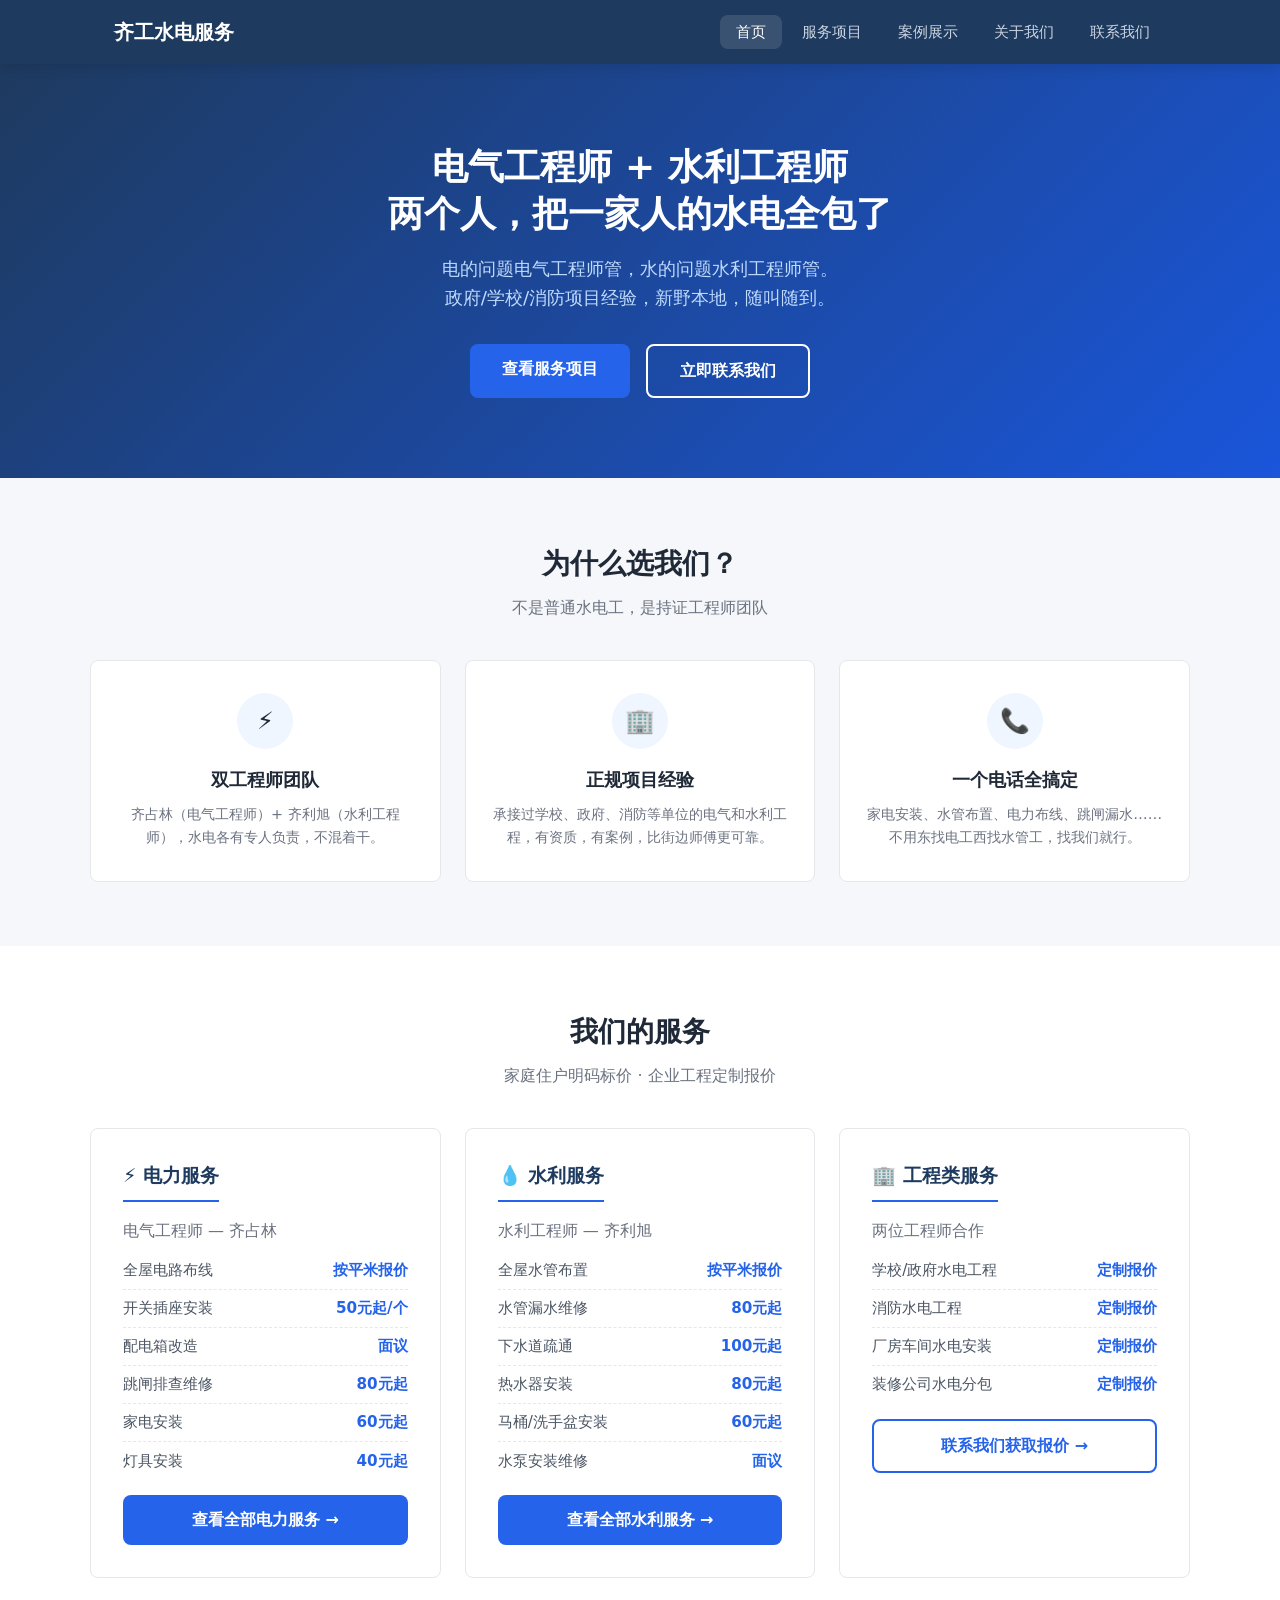
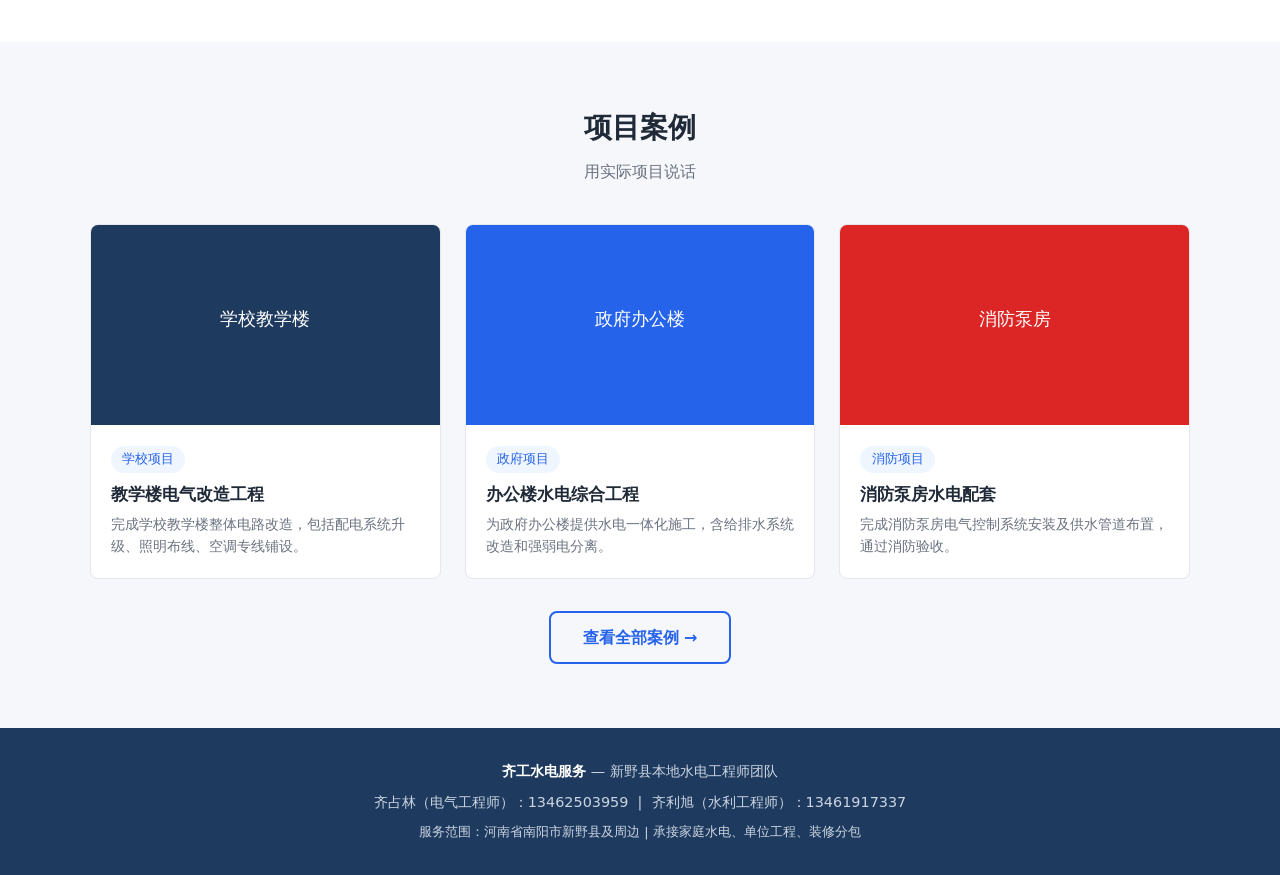
<file: index.html>
<!DOCTYPE html>
<html lang="zh-CN">
<head>
    <meta charset="UTF-8">
    <meta name="viewport" content="width=device-width, initial-scale=1.0">
    <meta name="description" content="新野齐工水电服务 — 电气工程师齐占林 + 水利工程师齐利旭，专业水电安装维修，承接家电安装、水管布置、电力安装，服务新野及周边。">
    <meta name="keywords" content="新野水电,新野电工,新野水管维修,新野水电安装,新野家电维修,齐工水电">
    <title>齐工水电服务 — 新野电气工程师+水利工程师，一站式水电服务</title>
    <link rel="stylesheet" href="css/style.css">
</head>
<body>

<nav class="navbar">
    <div class="container">
        <a href="index.html" class="nav-logo">齐工水电服务</a>
        <button class="hamburger" aria-label="菜单">&#9776;</button>
        <ul class="nav-links">
            <li><a href="index.html">首页</a></li>
            <li><a href="services.html">服务项目</a></li>
            <li><a href="cases.html">案例展示</a></li>
            <li><a href="about.html">关于我们</a></li>
            <li><a href="contact.html">联系我们</a></li>
        </ul>
    </div>
</nav>

<section class="hero">
    <div class="container">
        <h1>电气工程师 + 水利工程师<br>两个人，把一家人的水电全包了</h1>
        <p class="subtitle">电的问题电气工程师管，水的问题水利工程师管。<br>政府/学校/消防项目经验，新野本地，随叫随到。</p>
        <div class="hero-buttons">
            <a href="services.html" class="btn btn-primary">查看服务项目</a>
            <a href="contact.html" class="btn btn-outline">立即联系我们</a>
        </div>
    </div>
</section>

<section class="section">
    <div class="container">
        <h2 class="section-title">为什么选我们？</h2>
        <p class="section-subtitle">不是普通水电工，是持证工程师团队</p>
        <div class="features">
            <div class="feature-card">
                <div class="feature-icon">&#9889;</div>
                <h3>双工程师团队</h3>
                <p>齐占林（电气工程师）+ 齐利旭（水利工程师），水电各有专人负责，不混着干。</p>
            </div>
            <div class="feature-card">
                <div class="feature-icon">&#127970;</div>
                <h3>正规项目经验</h3>
                <p>承接过学校、政府、消防等单位的电气和水利工程，有资质，有案例，比街边师傅更可靠。</p>
            </div>
            <div class="feature-card">
                <div class="feature-icon">&#128222;</div>
                <h3>一个电话全搞定</h3>
                <p>家电安装、水管布置、电力布线、跳闸漏水……不用东找电工西找水管工，找我们就行。</p>
            </div>
        </div>
    </div>
</section>

<section class="section" style="background-color: #fff;">
    <div class="container">
        <h2 class="section-title">我们的服务</h2>
        <p class="section-subtitle">家庭住户明码标价 · 企业工程定制报价</p>
        <div class="service-grid">
            <div class="service-card">
                <h3>&#9889; 电力服务</h3>
                <p style="color: var(--color-text-muted); margin-bottom: 0.5rem;">电气工程师 — 齐占林</p>
                <ul class="service-list">
                    <li>全屋电路布线 <span class="price">按平米报价</span></li>
                    <li>开关插座安装 <span class="price">50元起/个</span></li>
                    <li>配电箱改造 <span class="price">面议</span></li>
                    <li>跳闸排查维修 <span class="price">80元起</span></li>
                    <li>家电安装 <span class="price">60元起</span></li>
                    <li>灯具安装 <span class="price">40元起</span></li>
                </ul>
                <a href="services.html" class="btn btn-primary" style="width:100%;">查看全部电力服务 &rarr;</a>
            </div>
            <div class="service-card">
                <h3>&#128167; 水利服务</h3>
                <p style="color: var(--color-text-muted); margin-bottom: 0.5rem;">水利工程师 — 齐利旭</p>
                <ul class="service-list">
                    <li>全屋水管布置 <span class="price">按平米报价</span></li>
                    <li>水管漏水维修 <span class="price">80元起</span></li>
                    <li>下水道疏通 <span class="price">100元起</span></li>
                    <li>热水器安装 <span class="price">80元起</span></li>
                    <li>马桶/洗手盆安装 <span class="price">60元起</span></li>
                    <li>水泵安装维修 <span class="price">面议</span></li>
                </ul>
                <a href="services.html" class="btn btn-primary" style="width:100%;">查看全部水利服务 &rarr;</a>
            </div>
            <div class="service-card">
                <h3>&#127970; 工程类服务</h3>
                <p style="color: var(--color-text-muted); margin-bottom: 0.5rem;">两位工程师合作</p>
                <ul class="service-list">
                    <li>学校/政府水电工程 <span class="price">定制报价</span></li>
                    <li>消防水电工程 <span class="price">定制报价</span></li>
                    <li>厂房车间水电安装 <span class="price">定制报价</span></li>
                    <li>装修公司水电分包 <span class="price">定制报价</span></li>
                </ul>
                <a href="contact.html" class="btn btn-outline" style="width:100%; color: var(--color-accent); border-color: var(--color-accent);">联系我们获取报价 &rarr;</a>
            </div>
        </div>
    </div>
</section>

<section class="section">
    <div class="container">
        <h2 class="section-title">项目案例</h2>
        <p class="section-subtitle">用实际项目说话</p>
        <div class="case-grid">
            <div class="case-card">
                <div class="case-img"><img src="data:image/svg+xml,%3Csvg xmlns='http://www.w3.org/2000/svg' width='400' height='200'%3E%3Crect fill='%231e3a5f' width='400' height='200'/%3E%3Ctext fill='%23ffffff' font-family='Microsoft YaHei' font-size='18' text-anchor='middle' x='200' y='100'%3E学校教学楼%3C/text%3E%3C/svg%3E" alt="学校项目"></div>
                <div class="case-body">
                    <span class="case-tag">学校项目</span>
                    <h4>教学楼电气改造工程</h4>
                    <p>完成学校教学楼整体电路改造，包括配电系统升级、照明布线、空调专线铺设。</p>
                </div>
            </div>
            <div class="case-card">
                <div class="case-img"><img src="data:image/svg+xml,%3Csvg xmlns='http://www.w3.org/2000/svg' width='400' height='200'%3E%3Crect fill='%232563eb' width='400' height='200'/%3E%3Ctext fill='%23ffffff' font-family='Microsoft YaHei' font-size='18' text-anchor='middle' x='200' y='100'%3E政府办公楼%3C/text%3E%3C/svg%3E" alt="政府项目"></div>
                <div class="case-body">
                    <span class="case-tag">政府项目</span>
                    <h4>办公楼水电综合工程</h4>
                    <p>为政府办公楼提供水电一体化施工，含给排水系统改造和强弱电分离。</p>
                </div>
            </div>
            <div class="case-card">
                <div class="case-img"><img src="data:image/svg+xml,%3Csvg xmlns='http://www.w3.org/2000/svg' width='400' height='200'%3E%3Crect fill='%23dc2626' width='400' height='200'/%3E%3Ctext fill='%23ffffff' font-family='Microsoft YaHei' font-size='18' text-anchor='middle' x='200' y='100'%3E消防泵房%3C/text%3E%3C/svg%3E" alt="消防项目"></div>
                <div class="case-body">
                    <span class="case-tag">消防项目</span>
                    <h4>消防泵房水电配套</h4>
                    <p>完成消防泵房电气控制系统安装及供水管道布置，通过消防验收。</p>
                </div>
            </div>
        </div>
        <div style="text-align:center; margin-top: 2rem;">
            <a href="cases.html" class="btn btn-outline" style="color: var(--color-accent); border-color: var(--color-accent);">查看全部案例 &rarr;</a>
        </div>
    </div>
</section>

<footer class="footer">
    <div class="container">
        <p><strong>齐工水电服务</strong> — 新野县本地水电工程师团队</p>
        <p style="margin-top: 0.5rem;">齐占林（电气工程师）：13462503959 &nbsp;|&nbsp; 齐利旭（水利工程师）：13461917337</p>
        <p style="margin-top: 0.5rem; font-size: 0.8rem;">服务范围：河南省南阳市新野县及周边 | 承接家庭水电、单位工程、装修分包</p>
    </div>
</footer>

<script src="js/main.js"></script>
</body>
</html>
</file>
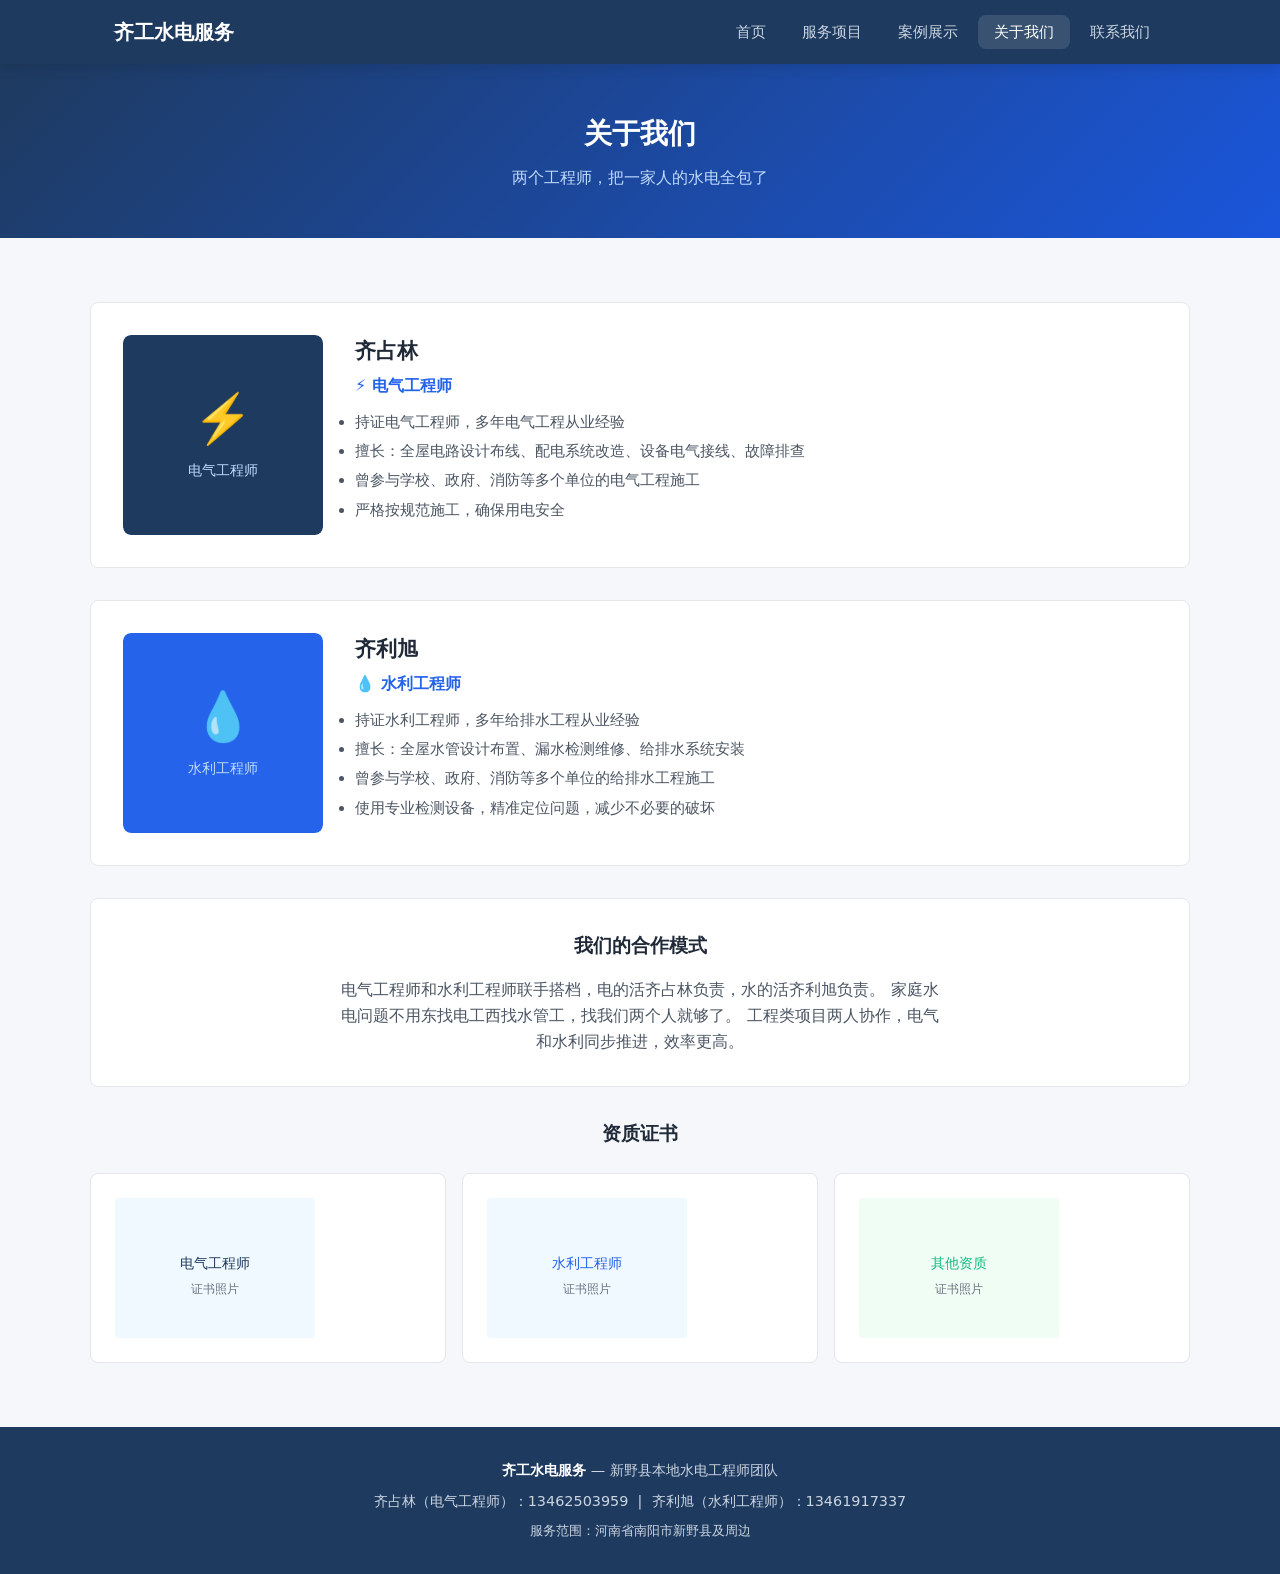
<file: about.html>
<!DOCTYPE html>
<html lang="zh-CN">
<head>
    <meta charset="UTF-8">
    <meta name="viewport" content="width=device-width, initial-scale=1.0">
    <meta name="description" content="齐占林（电气工程师）+ 齐利旭（水利工程师），新野本地双工程师水电团队，持证上岗，承接学校、政府、消防项目。">
    <title>关于我们 — 齐工水电服务</title>
    <link rel="stylesheet" href="css/style.css">
</head>
<body>

<nav class="navbar">
    <div class="container">
        <a href="index.html" class="nav-logo">齐工水电服务</a>
        <button class="hamburger" aria-label="菜单">&#9776;</button>
        <ul class="nav-links">
            <li><a href="index.html">首页</a></li>
            <li><a href="services.html">服务项目</a></li>
            <li><a href="cases.html">案例展示</a></li>
            <li><a href="about.html">关于我们</a></li>
            <li><a href="contact.html">联系我们</a></li>
        </ul>
    </div>
</nav>

<div class="page-banner">
    <h2>关于我们</h2>
    <p style="color: #bfdbfe; margin-top: 0.5rem;">两个工程师，把一家人的水电全包了</p>
</div>

<section class="section">
    <div class="container">

        <div class="about-person">
            <div class="person-avatar"><img src="data:image/svg+xml,%3Csvg xmlns='http://www.w3.org/2000/svg' width='200' height='200'%3E%3Crect fill='%231e3a5f' width='200' height='200' rx='8'/%3E%3Ctext fill='%23ffffff' font-family='Microsoft YaHei' font-size='48' text-anchor='middle' x='100' y='100'%3E⚡%3C/text%3E%3Ctext fill='%23bfdbfe' font-family='Microsoft YaHei' font-size='14' text-anchor='middle' x='100' y='140'%3E电气工程师%3C/text%3E%3C/svg%3E" alt="齐占林"></div>
            <div class="person-info">
                <h3>齐占林</h3>
                <p class="person-title">&#9889; 电气工程师</p>
                <ul class="person-desc">
                    <li>持证电气工程师，多年电气工程从业经验</li>
                    <li>擅长：全屋电路设计布线、配电系统改造、设备电气接线、故障排查</li>
                    <li>曾参与学校、政府、消防等多个单位的电气工程施工</li>
                    <li>严格按规范施工，确保用电安全</li>
                </ul>
            </div>
        </div>

        <div class="about-person">
            <div class="person-avatar"><img src="data:image/svg+xml,%3Csvg xmlns='http://www.w3.org/2000/svg' width='200' height='200'%3E%3Crect fill='%232563eb' width='200' height='200' rx='8'/%3E%3Ctext fill='%23ffffff' font-family='Microsoft YaHei' font-size='48' text-anchor='middle' x='100' y='100'%3E💧%3C/text%3E%3Ctext fill='%23bfdbfe' font-family='Microsoft YaHei' font-size='14' text-anchor='middle' x='100' y='140'%3E水利工程师%3C/text%3E%3C/svg%3E" alt="齐利旭"></div>
            <div class="person-info">
                <h3>齐利旭</h3>
                <p class="person-title">&#128167; 水利工程师</p>
                <ul class="person-desc">
                    <li>持证水利工程师，多年给排水工程从业经验</li>
                    <li>擅长：全屋水管设计布置、漏水检测维修、给排水系统安装</li>
                    <li>曾参与学校、政府、消防等多个单位的给排水工程施工</li>
                    <li>使用专业检测设备，精准定位问题，减少不必要的破坏</li>
                </ul>
            </div>
        </div>

        <div style="background: var(--color-white); border: 1px solid var(--color-border); border-radius: var(--radius); padding: 2rem; text-align: center; margin-bottom: 2rem;">
            <h3 style="margin-bottom: 1rem;">我们的合作模式</h3>
            <p style="color: var(--color-text-light); max-width: 600px; margin: 0 auto;">
                电气工程师和水利工程师联手搭档，电的活齐占林负责，水的活齐利旭负责。
                家庭水电问题不用东找电工西找水管工，找我们两个人就够了。
                工程类项目两人协作，电气和水利同步推进，效率更高。
            </p>
        </div>

        <h3 style="text-align:center; margin-bottom: 1.5rem;">资质证书</h3>
        <div class="cert-grid">
            <div class="cert-item">
                <p style="color: var(--color-text-muted);"><img src="data:image/svg+xml,%3Csvg xmlns='http://www.w3.org/2000/svg' width='200' height='140'%3E%3Crect fill='%23f0f9ff' width='200' height='140' rx='4'/%3E%3Ctext fill='%231e3a5f' font-family='Microsoft YaHei' font-size='14' text-anchor='middle' x='100' y='70'%3E电气工程师%3C/text%3E%3Ctext fill='%236b7280' font-family='Microsoft YaHei' font-size='12' text-anchor='middle' x='100' y='95'%3E证书照片%3C/text%3E%3C/svg%3E" alt="电气工程师证书"></p>
            </div>
            <div class="cert-item">
                <p style="color: var(--color-text-muted);"><img src="data:image/svg+xml,%3Csvg xmlns='http://www.w3.org/2000/svg' width='200' height='140'%3E%3Crect fill='%23f0f9ff' width='200' height='140' rx='4'/%3E%3Ctext fill='%232563eb' font-family='Microsoft YaHei' font-size='14' text-anchor='middle' x='100' y='70'%3E水利工程师%3C/text%3E%3Ctext fill='%236b7280' font-family='Microsoft YaHei' font-size='12' text-anchor='middle' x='100' y='95'%3E证书照片%3C/text%3E%3C/svg%3E" alt="水利工程师证书"></p>
            </div>
            <div class="cert-item">
                <p style="color: var(--color-text-muted);"><img src="data:image/svg+xml,%3Csvg xmlns='http://www.w3.org/2000/svg' width='200' height='140'%3E%3Crect fill='%23f0fdf4' width='200' height='140' rx='4'/%3E%3Ctext fill='%2310b981' font-family='Microsoft YaHei' font-size='14' text-anchor='middle' x='100' y='70'%3E其他资质%3C/text%3E%3Ctext fill='%236b7280' font-family='Microsoft YaHei' font-size='12' text-anchor='middle' x='100' y='95'%3E证书照片%3C/text%3E%3C/svg%3E" alt="其他资质证书"></p>
            </div>
        </div>

    </div>
</section>

<footer class="footer">
    <div class="container">
        <p><strong>齐工水电服务</strong> — 新野县本地水电工程师团队</p>
        <p style="margin-top: 0.5rem;">齐占林（电气工程师）：13462503959 &nbsp;|&nbsp; 齐利旭（水利工程师）：13461917337</p>
        <p style="margin-top: 0.5rem; font-size: 0.8rem;">服务范围：河南省南阳市新野县及周边</p>
    </div>
</footer>

<script src="js/main.js"></script>
</body>
</html>
</file>
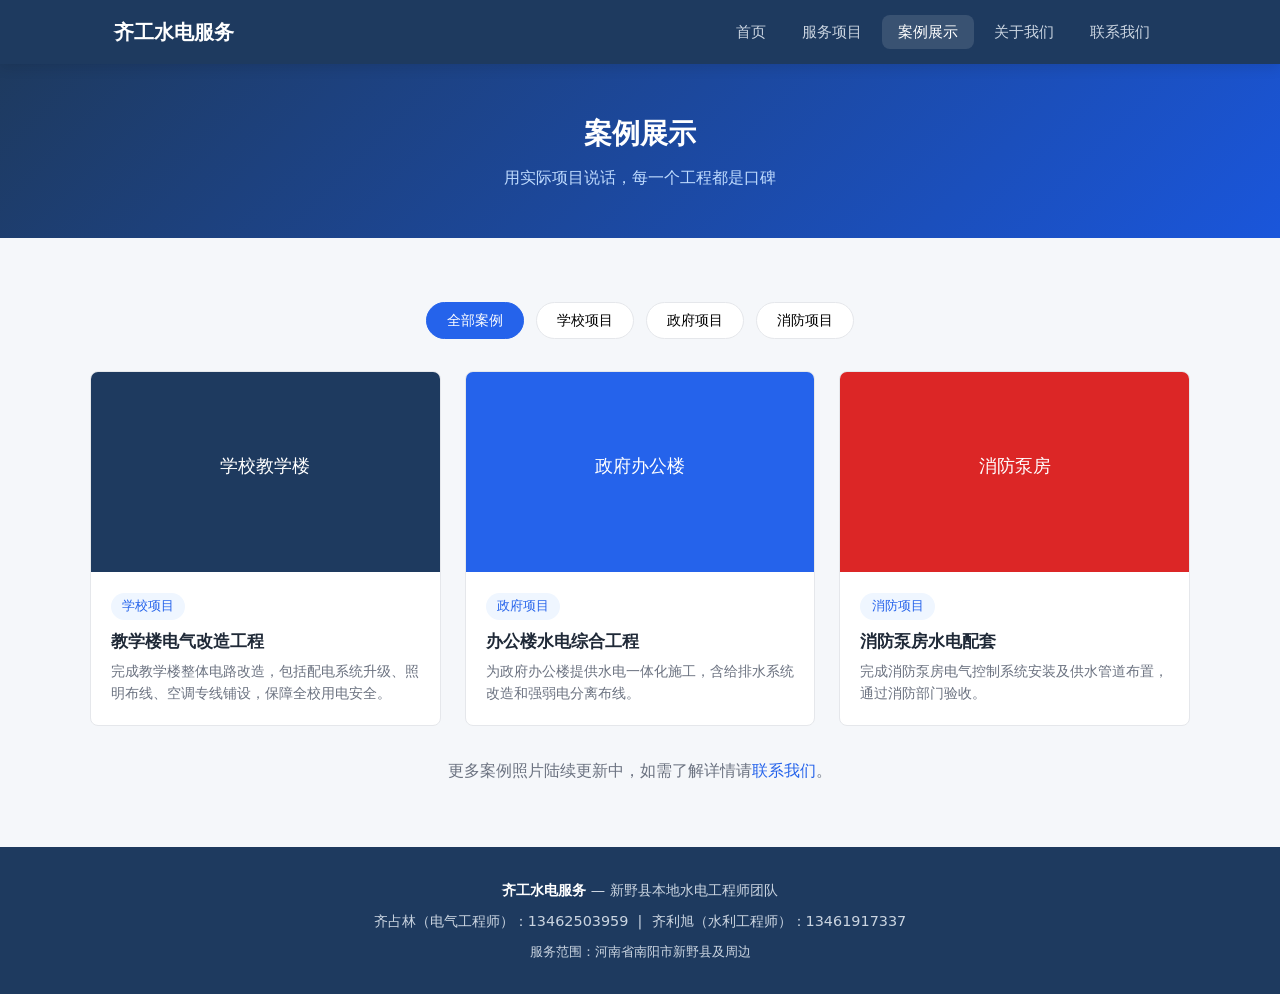
<file: cases.html>
<!DOCTYPE html>
<html lang="zh-CN">
<head>
    <meta charset="UTF-8">
    <meta name="viewport" content="width=device-width, initial-scale=1.0">
    <meta name="description" content="齐工水电服务案例 — 学校、政府、消防等水电工程案例展示。">
    <title>案例展示 — 齐工水电服务</title>
    <link rel="stylesheet" href="css/style.css">
</head>
<body>

<nav class="navbar">
    <div class="container">
        <a href="index.html" class="nav-logo">齐工水电服务</a>
        <button class="hamburger" aria-label="菜单">&#9776;</button>
        <ul class="nav-links">
            <li><a href="index.html">首页</a></li>
            <li><a href="services.html">服务项目</a></li>
            <li><a href="cases.html">案例展示</a></li>
            <li><a href="about.html">关于我们</a></li>
            <li><a href="contact.html">联系我们</a></li>
        </ul>
    </div>
</nav>

<div class="page-banner">
    <h2>案例展示</h2>
    <p style="color: #bfdbfe; margin-top: 0.5rem;">用实际项目说话，每一个工程都是口碑</p>
</div>

<section class="section">
    <div class="container">

        <div class="case-filters">
            <button class="case-filter active" onclick="filterCases('all')">全部案例</button>
            <button class="case-filter" onclick="filterCases('school')">学校项目</button>
            <button class="case-filter" onclick="filterCases('government')">政府项目</button>
            <button class="case-filter" onclick="filterCases('fire')">消防项目</button>
        </div>

        <div class="case-grid" id="caseGrid">
            <div class="case-card" data-type="school">
                <div class="case-img"><img src="data:image/svg+xml,%3Csvg xmlns='http://www.w3.org/2000/svg' width='400' height='200'%3E%3Crect fill='%231e3a5f' width='400' height='200'/%3E%3Ctext fill='%23ffffff' font-family='Microsoft YaHei' font-size='18' text-anchor='middle' x='200' y='100'%3E学校教学楼%3C/text%3E%3C/svg%3E" alt="学校项目"></div>
                <div class="case-body">
                    <span class="case-tag">学校项目</span>
                    <h4>教学楼电气改造工程</h4>
                    <p>完成教学楼整体电路改造，包括配电系统升级、照明布线、空调专线铺设，保障全校用电安全。</p>
                </div>
            </div>
            <div class="case-card" data-type="government">
                <div class="case-img"><img src="data:image/svg+xml,%3Csvg xmlns='http://www.w3.org/2000/svg' width='400' height='200'%3E%3Crect fill='%232563eb' width='400' height='200'/%3E%3Ctext fill='%23ffffff' font-family='Microsoft YaHei' font-size='18' text-anchor='middle' x='200' y='100'%3E政府办公楼%3C/text%3E%3C/svg%3E" alt="政府项目"></div>
                <div class="case-body">
                    <span class="case-tag">政府项目</span>
                    <h4>办公楼水电综合工程</h4>
                    <p>为政府办公楼提供水电一体化施工，含给排水系统改造和强弱电分离布线。</p>
                </div>
            </div>
            <div class="case-card" data-type="fire">
                <div class="case-img"><img src="data:image/svg+xml,%3Csvg xmlns='http://www.w3.org/2000/svg' width='400' height='200'%3E%3Crect fill='%23dc2626' width='400' height='200'/%3E%3Ctext fill='%23ffffff' font-family='Microsoft YaHei' font-size='18' text-anchor='middle' x='200' y='100'%3E消防泵房%3C/text%3E%3C/svg%3E" alt="消防项目"></div>
                <div class="case-body">
                    <span class="case-tag">消防项目</span>
                    <h4>消防泵房水电配套</h4>
                    <p>完成消防泵房电气控制系统安装及供水管道布置，通过消防部门验收。</p>
                </div>
            </div>
        </div>

        <p style="text-align:center; color: var(--color-text-muted); margin-top: 2rem;">
            更多案例照片陆续更新中，如需了解详情请<a href="contact.html">联系我们</a>。
        </p>
    </div>
</section>

<footer class="footer">
    <div class="container">
        <p><strong>齐工水电服务</strong> — 新野县本地水电工程师团队</p>
        <p style="margin-top: 0.5rem;">齐占林（电气工程师）：13462503959 &nbsp;|&nbsp; 齐利旭（水利工程师）：13461917337</p>
        <p style="margin-top: 0.5rem; font-size: 0.8rem;">服务范围：河南省南阳市新野县及周边</p>
    </div>
</footer>

<script>
function filterCases(type) {
    document.querySelectorAll('.case-filter').forEach(function(btn) {
        btn.classList.remove('active');
    });
    event.target.classList.add('active');

    document.querySelectorAll('#caseGrid .case-card').forEach(function(card) {
        if (type === 'all' || card.getAttribute('data-type') === type) {
            card.style.display = '';
        } else {
            card.style.display = 'none';
        }
    });
}
</script>
<script src="js/main.js"></script>
</body>
</html>
</file>
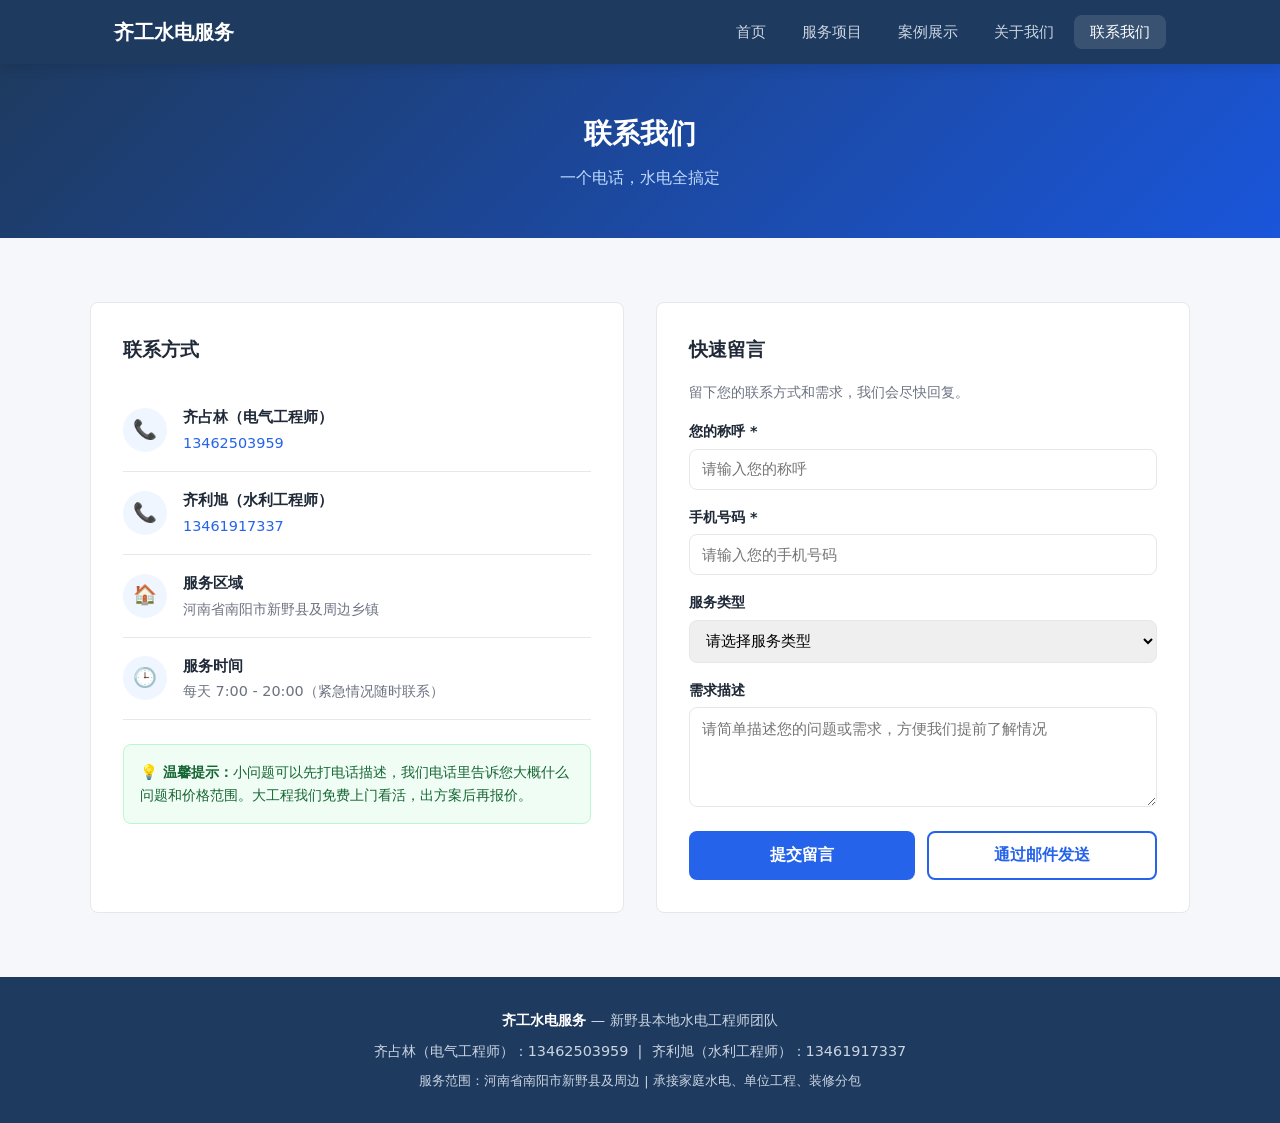
<file: contact.html>
<!DOCTYPE html>
<html lang="zh-CN">
<head>
    <meta charset="UTF-8">
    <meta name="viewport" content="width=device-width, initial-scale=1.0">
    <meta name="description" content="联系齐工水电服务 — 齐占林13462503959，齐利旭13461917337，新野县水电安装维修，免费上门看活报价。">
    <title>联系我们 — 齐工水电服务</title>
    <link rel="stylesheet" href="css/style.css">
</head>
<body>

<nav class="navbar">
    <div class="container">
        <a href="index.html" class="nav-logo">齐工水电服务</a>
        <button class="hamburger" aria-label="菜单">&#9776;</button>
        <ul class="nav-links">
            <li><a href="index.html">首页</a></li>
            <li><a href="services.html">服务项目</a></li>
            <li><a href="cases.html">案例展示</a></li>
            <li><a href="about.html">关于我们</a></li>
            <li><a href="contact.html">联系我们</a></li>
        </ul>
    </div>
</nav>

<div class="page-banner">
    <h2>联系我们</h2>
    <p style="color: #bfdbfe; margin-top: 0.5rem;">一个电话，水电全搞定</p>
</div>

<section class="section">
    <div class="container">
        <div class="contact-grid">

            <div class="contact-info">
                <h3 style="margin-bottom: 1.5rem;">联系方式</h3>

                <div class="contact-item">
                    <div class="contact-icon">&#128222;</div>
                    <div class="contact-text">
                        <h4>齐占林（电气工程师）</h4>
                        <p><a href="tel:13462503959">13462503959</a></p>
                    </div>
                </div>

                <div class="contact-item">
                    <div class="contact-icon">&#128222;</div>
                    <div class="contact-text">
                        <h4>齐利旭（水利工程师）</h4>
                        <p><a href="tel:13461917337">13461917337</a></p>
                    </div>
                </div>

                <div class="contact-item">
                    <div class="contact-icon">&#127968;</div>
                    <div class="contact-text">
                        <h4>服务区域</h4>
                        <p>河南省南阳市新野县及周边乡镇</p>
                    </div>
                </div>

                <div class="contact-item">
                    <div class="contact-icon">&#128338;</div>
                    <div class="contact-text">
                        <h4>服务时间</h4>
                        <p>每天 7:00 - 20:00（紧急情况随时联系）</p>
                    </div>
                </div>

                <div style="margin-top: 1.5rem; padding: 1rem; background-color: #f0fdf4; border-radius: var(--radius); border: 1px solid #bbf7d0;">
                    <p style="color: #166534; font-size: 0.9rem;">
                        <strong>&#128161; 温馨提示：</strong>小问题可以先打电话描述，我们电话里告诉您大概什么问题和价格范围。大工程我们免费上门看活，出方案后再报价。
                    </p>
                </div>
            </div>

            <div class="contact-form">
                <h3 style="margin-bottom: 1rem;">快速留言</h3>
                <p style="color: var(--color-text-muted); margin-bottom: 1rem; font-size: 0.9rem;">留下您的联系方式和需求，我们会尽快回复。</p>
                <form id="contactForm">
                    <div class="form-group">
                        <label for="name">您的称呼 *</label>
                        <input type="text" id="name" name="name" required placeholder="请输入您的称呼">
                    </div>
                    <div class="form-group">
                        <label for="phone">手机号码 *</label>
                        <input type="tel" id="phone" name="phone" required placeholder="请输入您的手机号码">
                    </div>
                    <div class="form-group">
                        <label for="type">服务类型</label>
                        <select id="type" name="type">
                            <option value="">请选择服务类型</option>
                            <option value="电力服务">电力服务（电路、家电、开关等）</option>
                            <option value="水利服务">水利服务（水管、漏水、疏通等）</option>
                            <option value="工程服务">工程类服务（单位/厂房水电工程）</option>
                            <option value="其他咨询">其他咨询</option>
                        </select>
                    </div>
                    <div class="form-group">
                        <label for="message">需求描述</label>
                        <textarea id="message" name="message" placeholder="请简单描述您的问题或需求，方便我们提前了解情况"></textarea>
                    </div>
                    <div style="display: flex; gap: 0.75rem;">
                        <button type="submit" class="btn btn-primary" style="flex:1;">提交留言</button>
                        <button type="button" id="btnMailto" class="btn btn-outline" style="flex:1; color: var(--color-accent); border-color: var(--color-accent); display:none;">通过邮件发送</button>
                    </div>
                </form>
                <p id="formMsg" style="margin-top: 0.75rem; font-size: 0.9rem; display: none;"></p>
            </div>

        </div>
    </div>
</section>

<footer class="footer">
    <div class="container">
        <p><strong>齐工水电服务</strong> — 新野县本地水电工程师团队</p>
        <p style="margin-top: 0.5rem;">齐占林（电气工程师）：13462503959 &nbsp;|&nbsp; 齐利旭（水利工程师）：13461917337</p>
        <p style="margin-top: 0.5rem; font-size: 0.8rem;">服务范围：河南省南阳市新野县及周边 | 承接家庭水电、单位工程、装修分包</p>
    </div>
</footer>

<script>
/* 双模式留言表单：
   模式1（线上 github.io）：通过 Formspree 发送到邮箱
   模式2（本地开发）：通过 mailto 链接打开系统邮件客户端 */

var IS_ONLINE = window.location.hostname.indexOf('github.io') !== -1;
var FORMSPREE_ID = 'mldjddrn';    // Formspree 表单ID（上线后替换为真实ID）
var EMAIL_TO = '18303825778@163.com';

var form = document.getElementById('contactForm');
var btnMailto = document.getElementById('btnMailto');

// 本地模式：显示邮件按钮
if (!IS_ONLINE) {
    btnMailto.style.display = '';
    btnMailto.addEventListener('click', function() {
        var name = document.getElementById('name').value || '未填';
        var phone = document.getElementById('phone').value || '未填';
        var type = document.getElementById('type').value || '未选择';
        var msg = document.getElementById('message').value || '未填';
        var subject = '【齐工水电】' + (type || '新留言') + ' - ' + name;
        var body = '称呼：' + name + '\n'
                 + '电话：' + phone + '\n'
                 + '服务类型：' + type + '\n'
                 + '需求描述：' + msg + '\n';
        window.location.href = 'mailto:' + EMAIL_TO
            + '?subject=' + encodeURIComponent(subject)
            + '&body=' + encodeURIComponent(body);
    });
}

form.addEventListener('submit', function(e) {
    e.preventDefault();
    var btn = form.querySelector('button[type="submit"]');
    var msg = document.getElementById('formMsg');

    if (!IS_ONLINE) {
        // 本地模式：提示用邮件按钮
        msg.style.display = 'block';
        msg.style.color = '#2563eb';
        msg.textContent = '本地模式：请点击下方"通过邮件发送"按钮，或直接拨打电话联系。';
        return;
    }

    // 线上模式：通过 Formspree 发送
    btn.disabled = true;
    btn.textContent = '提交中...';
    msg.style.display = 'none';

    var data = new FormData(form);
    fetch('https://formspree.io/f/' + FORMSPREE_ID, {
        method: 'POST',
        body: data,
        headers: { 'Accept': 'application/json' }
    }).then(function(response) {
        if (response.ok) {
            msg.style.display = 'block';
            msg.style.color = '#166534';
            msg.textContent = '留言已发送成功，我们会尽快联系您！';
            form.reset();
        } else {
            throw new Error('提交失败');
        }
    }).catch(function() {
        msg.style.display = 'block';
        msg.style.color = '#dc2626';
        msg.textContent = '提交失败，请直接拨打电话联系：齐占林 13462503959 / 齐利旭 13461917337';
    }).finally(function() {
        btn.disabled = false;
        btn.textContent = '提交留言';
    });
});
</script>
<script src="js/main.js"></script>
</body>
</html>
</file>
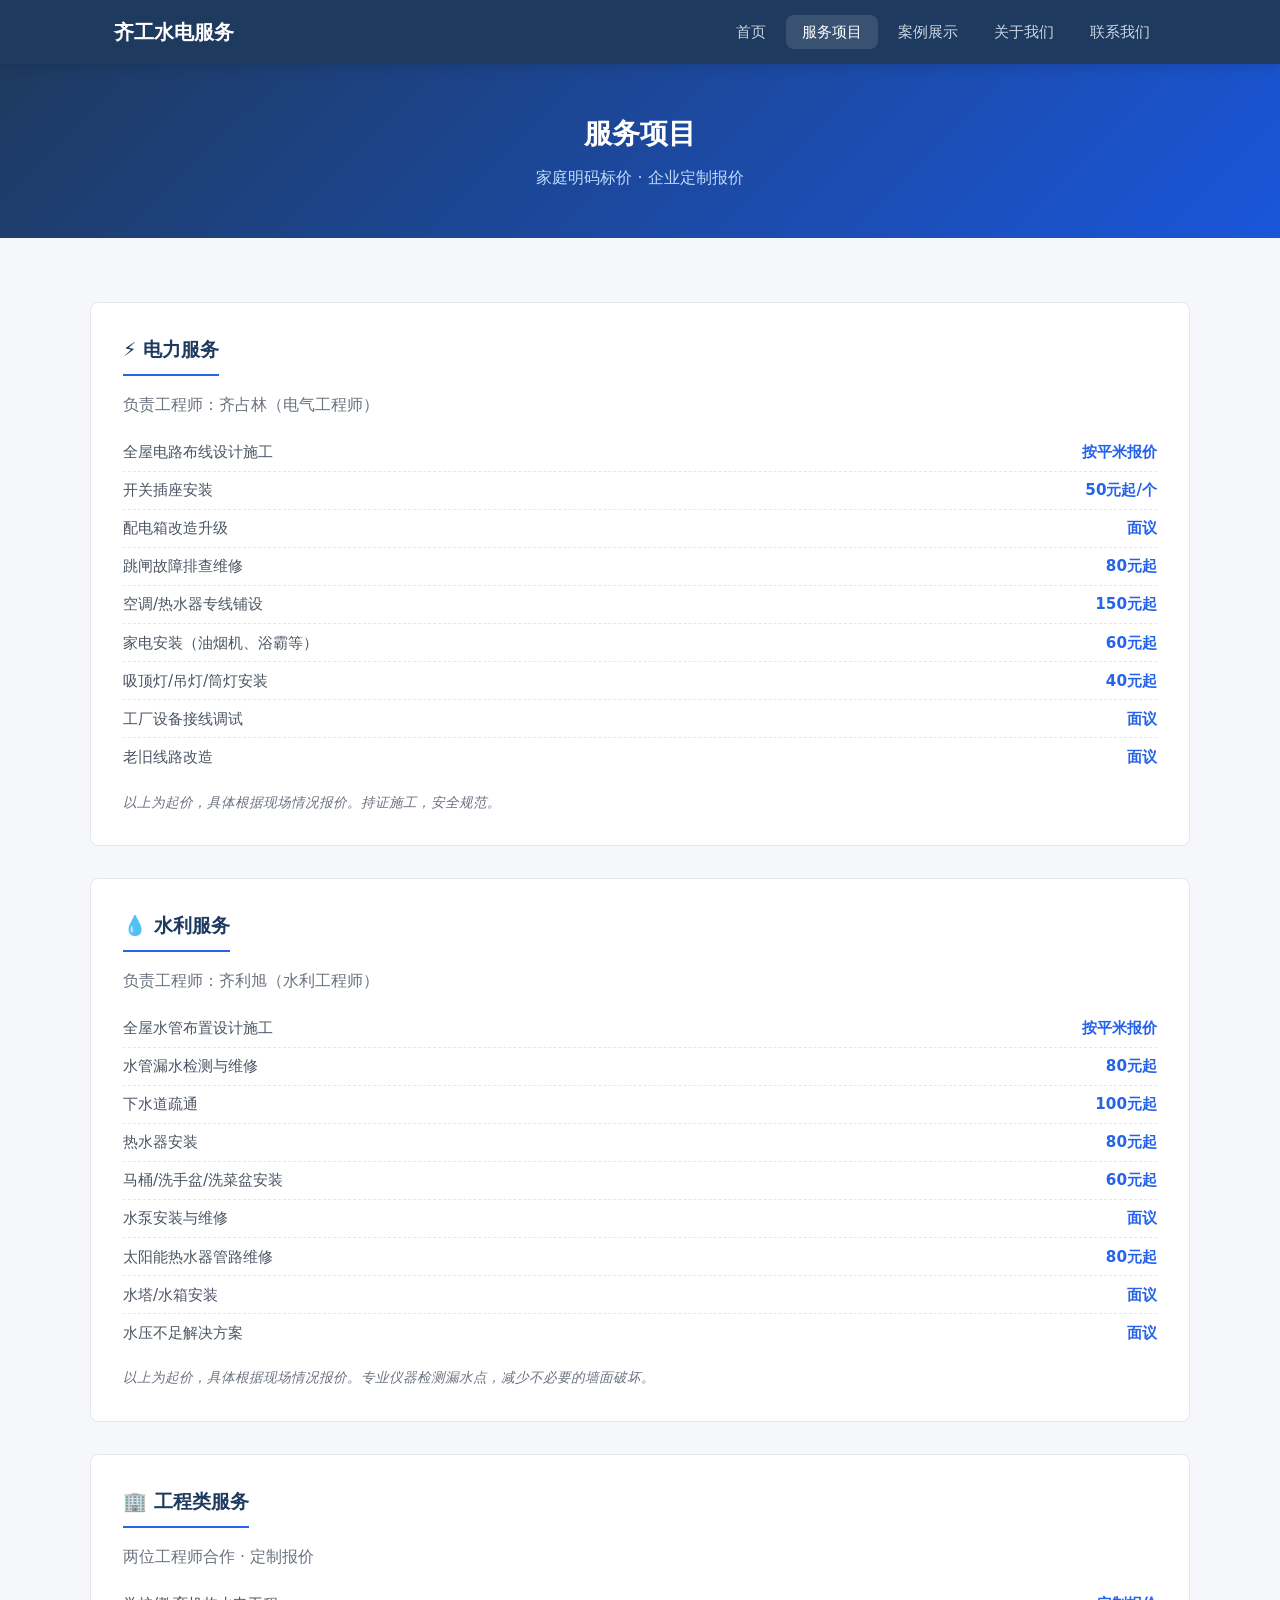
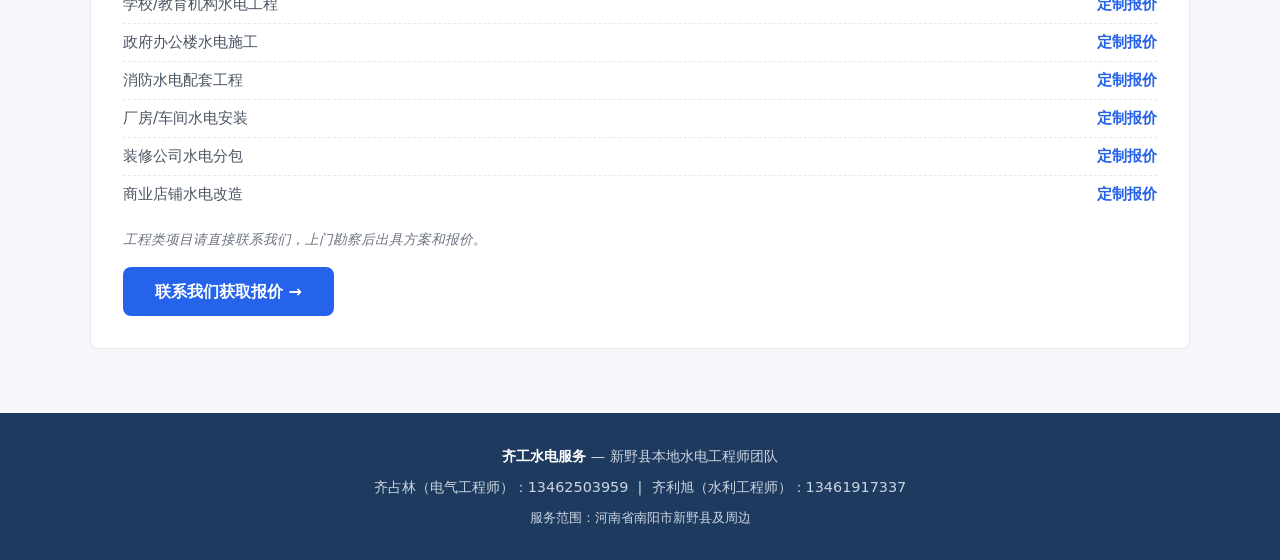
<file: services.html>
<!DOCTYPE html>
<html lang="zh-CN">
<head>
    <meta charset="UTF-8">
    <meta name="viewport" content="width=device-width, initial-scale=1.0">
    <meta name="description" content="齐工水电服务项目 — 电力安装、水管维修、工程承包，家庭明码标价，企业定制报价。">
    <title>服务项目 — 齐工水电服务</title>
    <link rel="stylesheet" href="css/style.css">
</head>
<body>

<nav class="navbar">
    <div class="container">
        <a href="index.html" class="nav-logo">齐工水电服务</a>
        <button class="hamburger" aria-label="菜单">&#9776;</button>
        <ul class="nav-links">
            <li><a href="index.html">首页</a></li>
            <li><a href="services.html">服务项目</a></li>
            <li><a href="cases.html">案例展示</a></li>
            <li><a href="about.html">关于我们</a></li>
            <li><a href="contact.html">联系我们</a></li>
        </ul>
    </div>
</nav>

<div class="page-banner">
    <h2>服务项目</h2>
    <p style="color: #bfdbfe; margin-top: 0.5rem;">家庭明码标价 · 企业定制报价</p>
</div>

<section class="section">
    <div class="container">

        <div class="service-card" style="margin-bottom: 2rem;">
            <h3>&#9889; 电力服务</h3>
            <p style="color: var(--color-text-muted); margin-bottom: 1rem;">负责工程师：齐占林（电气工程师）</p>
            <ul class="service-list">
                <li>全屋电路布线设计施工 <span class="price">按平米报价</span></li>
                <li>开关插座安装 <span class="price">50元起/个</span></li>
                <li>配电箱改造升级 <span class="price">面议</span></li>
                <li>跳闸故障排查维修 <span class="price">80元起</span></li>
                <li>空调/热水器专线铺设 <span class="price">150元起</span></li>
                <li>家电安装（油烟机、浴霸等）<span class="price">60元起</span></li>
                <li>吸顶灯/吊灯/筒灯安装 <span class="price">40元起</span></li>
                <li>工厂设备接线调试 <span class="price">面议</span></li>
                <li>老旧线路改造 <span class="price">面议</span></li>
            </ul>
            <p class="service-note">以上为起价，具体根据现场情况报价。持证施工，安全规范。</p>
        </div>

        <div class="service-card" style="margin-bottom: 2rem;">
            <h3>&#128167; 水利服务</h3>
            <p style="color: var(--color-text-muted); margin-bottom: 1rem;">负责工程师：齐利旭（水利工程师）</p>
            <ul class="service-list">
                <li>全屋水管布置设计施工 <span class="price">按平米报价</span></li>
                <li>水管漏水检测与维修 <span class="price">80元起</span></li>
                <li>下水道疏通 <span class="price">100元起</span></li>
                <li>热水器安装 <span class="price">80元起</span></li>
                <li>马桶/洗手盆/洗菜盆安装 <span class="price">60元起</span></li>
                <li>水泵安装与维修 <span class="price">面议</span></li>
                <li>太阳能热水器管路维修 <span class="price">80元起</span></li>
                <li>水塔/水箱安装 <span class="price">面议</span></li>
                <li>水压不足解决方案 <span class="price">面议</span></li>
            </ul>
            <p class="service-note">以上为起价，具体根据现场情况报价。专业仪器检测漏水点，减少不必要的墙面破坏。</p>
        </div>

        <div class="service-card">
            <h3>&#127970; 工程类服务</h3>
            <p style="color: var(--color-text-muted); margin-bottom: 1rem;">两位工程师合作 · 定制报价</p>
            <ul class="service-list">
                <li>学校/教育机构水电工程 <span class="price">定制报价</span></li>
                <li>政府办公楼水电施工 <span class="price">定制报价</span></li>
                <li>消防水电配套工程 <span class="price">定制报价</span></li>
                <li>厂房/车间水电安装 <span class="price">定制报价</span></li>
                <li>装修公司水电分包 <span class="price">定制报价</span></li>
                <li>商业店铺水电改造 <span class="price">定制报价</span></li>
            </ul>
            <p class="service-note">工程类项目请直接联系我们，上门勘察后出具方案和报价。</p>
            <div style="margin-top: 1rem;">
                <a href="contact.html" class="btn btn-primary">联系我们获取报价 &rarr;</a>
            </div>
        </div>

    </div>
</section>

<footer class="footer">
    <div class="container">
        <p><strong>齐工水电服务</strong> — 新野县本地水电工程师团队</p>
        <p style="margin-top: 0.5rem;">齐占林（电气工程师）：13462503959 &nbsp;|&nbsp; 齐利旭（水利工程师）：13461917337</p>
        <p style="margin-top: 0.5rem; font-size: 0.8rem;">服务范围：河南省南阳市新野县及周边</p>
    </div>
</footer>

<script src="js/main.js"></script>
</body>
</html>
</file>
<file: css/style.css>
/* === CSS Reset & Base === */
*, *::before, *::after {
    margin: 0;
    padding: 0;
    box-sizing: border-box;
}

:root {
    --color-primary: #1e3a5f;
    --color-accent: #2563eb;
    --color-bg: #f5f7fa;
    --color-white: #ffffff;
    --color-text: #1f2937;
    --color-text-light: #4b5563;
    --color-text-muted: #6b7280;
    --color-border: #e5e7eb;
    --color-success: #10b981;
    --shadow-sm: 0 1px 3px rgba(0,0,0,0.08);
    --shadow-md: 0 4px 12px rgba(0,0,0,0.1);
    --radius: 8px;
    --max-width: 1100px;
}

html {
    scroll-behavior: smooth;
}

body {
    font-family: system-ui, -apple-system, 'Segoe UI', 'Microsoft YaHei', sans-serif;
    background-color: var(--color-bg);
    color: var(--color-text);
    line-height: 1.6;
}

a {
    color: var(--color-accent);
    text-decoration: none;
}

img {
    max-width: 100%;
    height: auto;
    display: block;
}

/* === 导航栏 === */
.navbar {
    background-color: var(--color-primary);
    color: var(--color-white);
    position: sticky;
    top: 0;
    z-index: 1000;
    box-shadow: var(--shadow-md);
}

.navbar .container {
    display: flex;
    justify-content: space-between;
    align-items: center;
    max-width: var(--max-width);
    margin: 0 auto;
    padding: 0 1.5rem;
    height: 64px;
}

.nav-logo {
    font-size: 1.25rem;
    font-weight: 700;
    color: var(--color-white);
    white-space: nowrap;
}

.nav-links {
    display: flex;
    list-style: none;
    gap: 0.25rem;
}

.nav-links a {
    color: #cbd5e1;
    padding: 0.5rem 1rem;
    border-radius: var(--radius);
    font-size: 0.95rem;
    transition: all 0.2s;
}

.nav-links a:hover,
.nav-links a.active {
    color: var(--color-white);
    background-color: rgba(255,255,255,0.12);
}

.hamburger {
    display: none;
    background: none;
    border: none;
    color: var(--color-white);
    font-size: 1.5rem;
    cursor: pointer;
    padding: 0.5rem;
}

/* === Hero 首页大图区 === */
.hero {
    background: linear-gradient(135deg, #1e3a5f 0%, #1a56db 100%);
    color: var(--color-white);
    text-align: center;
    padding: 5rem 1.5rem;
}

.hero h1 {
    font-size: 2.25rem;
    font-weight: 800;
    margin-bottom: 1rem;
    line-height: 1.3;
}

.hero .subtitle {
    font-size: 1.15rem;
    color: #bfdbfe;
    margin-bottom: 2rem;
    max-width: 600px;
    margin-left: auto;
    margin-right: auto;
}

.hero-buttons {
    display: flex;
    gap: 1rem;
    justify-content: center;
    flex-wrap: wrap;
}

.btn {
    display: inline-block;
    padding: 0.75rem 2rem;
    border-radius: var(--radius);
    font-size: 1rem;
    font-weight: 600;
    cursor: pointer;
    border: none;
    transition: all 0.25s;
    text-align: center;
}

.btn-primary {
    background-color: var(--color-accent);
    color: var(--color-white);
}

.btn-primary:hover {
    background-color: #1d4ed8;
    transform: translateY(-1px);
    box-shadow: 0 4px 12px rgba(37, 99, 235, 0.4);
}

.btn-outline {
    background-color: transparent;
    color: var(--color-white);
    border: 2px solid var(--color-white);
}

.btn-outline:hover {
    background-color: var(--color-white);
    color: var(--color-primary);
}

/* === 通用区块 === */
.section {
    padding: 4rem 1.5rem;
}

.section .container {
    max-width: var(--max-width);
    margin: 0 auto;
}

.section-title {
    text-align: center;
    font-size: 1.75rem;
    font-weight: 700;
    margin-bottom: 0.5rem;
    color: var(--color-text);
}

.section-subtitle {
    text-align: center;
    color: var(--color-text-muted);
    margin-bottom: 2.5rem;
}

/* === 卖点区 === */
.features {
    display: grid;
    grid-template-columns: repeat(auto-fit, minmax(280px, 1fr));
    gap: 1.5rem;
}

.feature-card {
    background: var(--color-white);
    border: 1px solid var(--color-border);
    border-radius: var(--radius);
    padding: 2rem 1.5rem;
    text-align: center;
    transition: all 0.25s;
}

.feature-card:hover {
    transform: translateY(-3px);
    box-shadow: var(--shadow-md);
    border-color: var(--color-accent);
}

.feature-icon {
    width: 56px;
    height: 56px;
    background-color: #eff6ff;
    border-radius: 50%;
    display: flex;
    align-items: center;
    justify-content: center;
    margin: 0 auto 1rem;
    font-size: 1.5rem;
}

.feature-card h3 {
    font-size: 1.15rem;
    margin-bottom: 0.5rem;
    color: var(--color-text);
}

.feature-card p {
    color: var(--color-text-muted);
    font-size: 0.9rem;
}

/* === 服务卡片 === */
.service-grid {
    display: grid;
    grid-template-columns: repeat(auto-fit, minmax(300px, 1fr));
    gap: 1.5rem;
}

.service-card {
    background: var(--color-white);
    border: 1px solid var(--color-border);
    border-radius: var(--radius);
    padding: 2rem;
    transition: all 0.25s;
}

.service-card:hover {
    box-shadow: var(--shadow-md);
    border-color: var(--color-accent);
}

.service-card h3 {
    font-size: 1.2rem;
    margin-bottom: 1rem;
    color: var(--color-primary);
    border-bottom: 2px solid var(--color-accent);
    padding-bottom: 0.5rem;
    display: inline-block;
}

.service-list {
    list-style: none;
    margin-bottom: 1rem;
}

.service-list li {
    padding: 0.4rem 0;
    color: var(--color-text-light);
    font-size: 0.95rem;
    display: flex;
    justify-content: space-between;
    border-bottom: 1px dashed var(--color-border);
}

.service-list li:last-child {
    border-bottom: none;
}

.price {
    color: var(--color-accent);
    font-weight: 600;
    white-space: nowrap;
}

.service-note {
    font-size: 0.85rem;
    color: var(--color-text-muted);
    font-style: italic;
}

/* === 案例卡片 === */
.case-grid {
    display: grid;
    grid-template-columns: repeat(auto-fit, minmax(320px, 1fr));
    gap: 1.5rem;
}

.case-card {
    background: var(--color-white);
    border: 1px solid var(--color-border);
    border-radius: var(--radius);
    overflow: hidden;
    transition: all 0.25s;
}

.case-card:hover {
    transform: translateY(-2px);
    box-shadow: var(--shadow-md);
}

.case-card .case-img {
    height: 200px;
    background-color: #e5e7eb;
    overflow: hidden;
}

.case-card .case-img img {
    width: 100%;
    height: 100%;
    object-fit: cover;
}

.case-card .case-body {
    padding: 1.25rem;
}

.case-card .case-tag {
    display: inline-block;
    background-color: #eff6ff;
    color: var(--color-accent);
    font-size: 0.8rem;
    padding: 0.2rem 0.7rem;
    border-radius: 20px;
    margin-bottom: 0.5rem;
}

.case-card h4 {
    font-size: 1.05rem;
    margin-bottom: 0.4rem;
}

.case-card p {
    color: var(--color-text-muted);
    font-size: 0.85rem;
}

/* === 案例筛选标签 === */
.case-filters {
    display: flex;
    justify-content: center;
    gap: 0.75rem;
    margin-bottom: 2rem;
    flex-wrap: wrap;
}

.case-filter {
    padding: 0.5rem 1.25rem;
    border: 1px solid var(--color-border);
    border-radius: 20px;
    background: var(--color-white);
    cursor: pointer;
    font-size: 0.9rem;
    transition: all 0.2s;
}

.case-filter.active,
.case-filter:hover {
    background-color: var(--color-accent);
    color: var(--color-white);
    border-color: var(--color-accent);
}

/* === 关于我们 === */
.about-person {
    display: grid;
    grid-template-columns: 200px 1fr;
    gap: 2rem;
    background: var(--color-white);
    border: 1px solid var(--color-border);
    border-radius: var(--radius);
    padding: 2rem;
    margin-bottom: 2rem;
    align-items: start;
}

.person-avatar {
    width: 200px;
    height: 200px;
    background-color: #e5e7eb;
    border-radius: var(--radius);
    overflow: hidden;
}

.person-avatar img {
    width: 100%;
    height: 100%;
    object-fit: cover;
}

.person-info h3 {
    font-size: 1.3rem;
    margin-bottom: 0.25rem;
}

.person-title {
    color: var(--color-accent);
    font-weight: 600;
    margin-bottom: 0.75rem;
}

.person-desc {
    color: var(--color-text-light);
    font-size: 0.95rem;
}

.person-desc li {
    margin-bottom: 0.3rem;
}

/* === 资质证书 === */
.cert-grid {
    display: grid;
    grid-template-columns: repeat(auto-fit, minmax(250px, 1fr));
    gap: 1rem;
}

.cert-item {
    background: var(--color-white);
    border: 1px solid var(--color-border);
    border-radius: var(--radius);
    padding: 1.5rem;
    text-align: center;
}

/* === 联系我们 === */
.contact-grid {
    display: grid;
    grid-template-columns: 1fr 1fr;
    gap: 2rem;
}

.contact-info {
    background: var(--color-white);
    border: 1px solid var(--color-border);
    border-radius: var(--radius);
    padding: 2rem;
}

.contact-item {
    display: flex;
    align-items: center;
    gap: 1rem;
    padding: 1rem 0;
    border-bottom: 1px solid var(--color-border);
}

.contact-item:last-child {
    border-bottom: none;
}

.contact-icon {
    width: 44px;
    height: 44px;
    background-color: #eff6ff;
    border-radius: 50%;
    display: flex;
    align-items: center;
    justify-content: center;
    font-size: 1.2rem;
    flex-shrink: 0;
}

.contact-text h4 {
    font-size: 0.95rem;
    margin-bottom: 0.15rem;
}

.contact-text p {
    color: var(--color-text-muted);
    font-size: 0.9rem;
}

.contact-form {
    background: var(--color-white);
    border: 1px solid var(--color-border);
    border-radius: var(--radius);
    padding: 2rem;
}

.form-group {
    margin-bottom: 1rem;
}

.form-group label {
    display: block;
    margin-bottom: 0.35rem;
    font-weight: 600;
    font-size: 0.9rem;
}

.form-group input,
.form-group textarea,
.form-group select {
    width: 100%;
    padding: 0.65rem 0.75rem;
    border: 1px solid var(--color-border);
    border-radius: var(--radius);
    font-size: 0.95rem;
    font-family: inherit;
    transition: border-color 0.2s;
}

.form-group input:focus,
.form-group textarea:focus,
.form-group select:focus {
    outline: none;
    border-color: var(--color-accent);
    box-shadow: 0 0 0 3px rgba(37, 99, 235, 0.1);
}

.form-group textarea {
    resize: vertical;
    min-height: 100px;
}

/* === Footer === */
.footer {
    background-color: var(--color-primary);
    color: #cbd5e1;
    text-align: center;
    padding: 2rem 1.5rem;
    font-size: 0.9rem;
}

.footer strong {
    color: var(--color-white);
}

/* === 页面顶部横幅 === */
.page-banner {
    background: linear-gradient(135deg, #1e3a5f 0%, #1a56db 100%);
    color: var(--color-white);
    text-align: center;
    padding: 3rem 1.5rem;
}

.page-banner h2 {
    font-size: 1.75rem;
    font-weight: 700;
}

/* === 响应式 === */
@media (max-width: 768px) {
    .navbar .container {
        height: 56px;
    }

    .nav-links {
        display: none;
        position: absolute;
        top: 56px;
        left: 0;
        right: 0;
        background-color: var(--color-primary);
        flex-direction: column;
        padding: 0.5rem 0;
    }

    .nav-links.open {
        display: flex;
    }

    .nav-links a {
        display: block;
        padding: 0.75rem 1.5rem;
        border-radius: 0;
    }

    .hamburger {
        display: block;
    }

    .hero h1 {
        font-size: 1.5rem;
    }

    .hero .subtitle {
        font-size: 1rem;
    }

    .about-person {
        grid-template-columns: 1fr;
    }

    .person-avatar {
        width: 120px;
        height: 120px;
    }

    .contact-grid {
        grid-template-columns: 1fr;
    }

    .section {
        padding: 2.5rem 1rem;
    }
}
</file>
